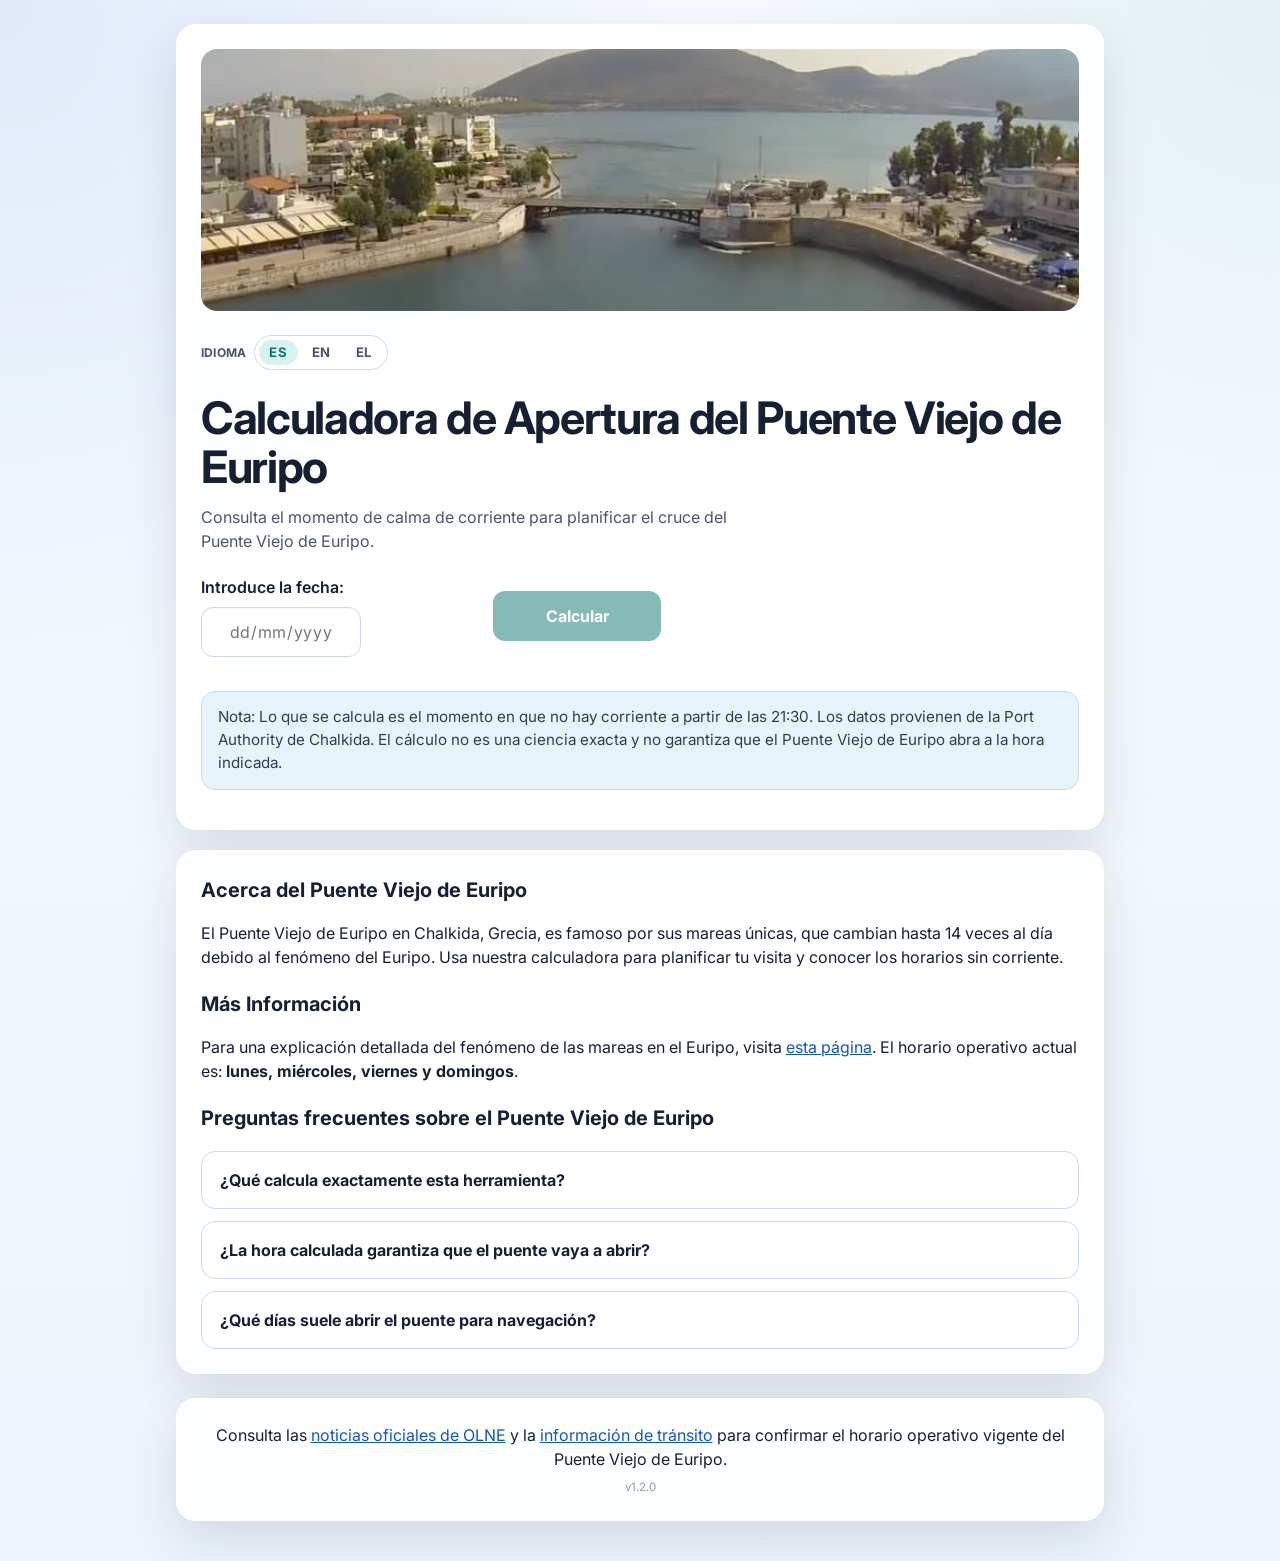
<file: index.html>
<!DOCTYPE html>
<html lang="es">
<head>
  <meta charset="UTF-8" />
  <meta name="viewport" content="width=device-width, initial-scale=1.0" />
  <meta name="robots" content="index, follow, max-image-preview:large" />
  <meta name="google-site-verification" content="1uSW_9EdaA0DA_mm9SqzOOcM-MXA5QoOMSNkOj8aF_U" />
  <meta name="author" content="Juan Diaz" />
  <meta name="theme-color" content="#0f766e" />
  <meta
    name="description"
    content="Calcula el momento sin corriente del Puente Viejo de Euripo en Chalkida con nuestra herramienta gratuita, basada en datos de la Port Authority. Disponible en español, inglés y griego."
  />
  <title>Calculadora de Apertura del Puente Viejo de Euripo - Chalkida</title>
  <link rel="canonical" href="https://euripo.netlify.app/" />

  <meta property="og:type" content="website" />
  <meta property="og:site_name" content="Euripo Bridge Calculator" />
  <meta property="og:title" content="Calculadora de Apertura del Puente Viejo de Euripo - Chalkida" />
  <meta property="og:description" content="Calcula el momento sin corriente del Puente Viejo de Euripo en Chalkida con nuestra herramienta gratuita, basada en datos de la Port Authority. Disponible en español, inglés y griego." />
  <meta property="og:url" content="https://euripo.netlify.app/" />
  <meta property="og:image" content="https://euripo.netlify.app/euripobridge.jpg" />
  <meta property="og:image:alt" content="Puente Viejo de Euripo en Chalkida, Grecia" />
  <meta property="og:locale" content="es_ES" />

  <meta name="twitter:card" content="summary_large_image" />
  <meta name="twitter:title" content="Calculadora de Apertura del Puente Viejo de Euripo - Chalkida" />
  <meta name="twitter:description" content="Calcula el momento sin corriente del Puente Viejo de Euripo en Chalkida con nuestra herramienta gratuita, basada en datos de la Port Authority. Disponible en español, inglés y griego." />
  <meta name="twitter:image" content="https://euripo.netlify.app/euripobridge.jpg" />

  <link rel="alternate" hreflang="es" href="https://euripo.netlify.app/" />
  <link rel="alternate" hreflang="en" href="https://euripo.netlify.app/?lang=en" />
  <link rel="alternate" hreflang="el" href="https://euripo.netlify.app/?lang=el" />
  <link rel="alternate" hreflang="x-default" href="https://euripo.netlify.app/" />

  <link rel="preconnect" href="https://fonts.googleapis.com" />
  <link rel="preconnect" href="https://fonts.gstatic.com" crossorigin />
  <link href="https://fonts.googleapis.com/css2?family=Inter:wght@400;500;600;700;800&display=swap" rel="stylesheet" />
  <link rel="stylesheet" href="styles.css" />

  <style>
    :root {
      --bg: #edf4fb;
      --bg-accent: rgba(15, 118, 110, 0.08);
      --card: rgba(255, 255, 255, 0.94);
      --text: #172033;
      --muted: #4a5568;
      --border: #cfd9e6;
      --primary: #0f766e;
      --primary-hover: #0b5d57;
      --primary-soft: #d8f3ef;
      --success-bg: #ecfdf5;
      --success-border: #10b981;
      --warning-bg: #fffbeb;
      --warning-border: #f59e0b;
      --error-bg: #fef2f2;
      --error-border: #ef4444;
      --link: #1154cc;
      --shadow: 0 18px 50px rgba(18, 34, 61, 0.12);
      --radius: 20px;
    }

    * {
      box-sizing: border-box;
    }

    body {
      margin: 0;
      font-family: "Inter", "Avenir Next", "Segoe UI", "Helvetica Neue", sans-serif;
      background:
        radial-gradient(circle at top left, rgba(17, 84, 204, 0.1), transparent 34%),
        radial-gradient(circle at top right, var(--bg-accent), transparent 28%),
        linear-gradient(180deg, #f7fbff 0%, var(--bg) 100%);
      color: var(--text);
      line-height: 1.5;
    }

    .container {
      width: min(100%, 960px);
      margin: 0 auto;
      padding: 24px 16px 40px;
    }

    .card,
    .footer-card {
      background: var(--card);
      border-radius: var(--radius);
      border: 1px solid rgba(255, 255, 255, 0.65);
      backdrop-filter: blur(10px);
      box-shadow: var(--shadow);
      padding: 24px;
    }

    .card + .card {
      margin-top: 20px;
    }

    .bridge-image {
      width: 100%;
      max-height: 320px;
      object-fit: cover;
      border-radius: 16px;
      display: block;
      margin-bottom: 24px;
    }

    h1 {
      margin: 0;
      font-size: clamp(2rem, 4vw, 2.8rem);
      line-height: 1.08;
      letter-spacing: -0.03em;
      max-width: none;
    }

    .hero-header {
      display: flex;
      flex-direction: column;
      gap: 14px;
      margin-bottom: 22px;
    }

    .hero-topbar {
      display: flex;
      align-items: center;
      justify-content: flex-start;
      gap: 12px;
      flex-wrap: wrap;
    }

    .language-switcher {
      display: flex;
      align-items: center;
      gap: 8px;
      flex-wrap: wrap;
      color: var(--muted);
      font-size: 0.875rem;
      margin-bottom: 10px;
    }

    .language-switcher-label {
      font-weight: 700;
      letter-spacing: 0.02em;
      text-transform: uppercase;
      font-size: 0.75rem;
      color: var(--muted);
    }

    .language-links {
      display: inline-flex;
      align-items: center;
      gap: 4px;
      padding: 4px;
      border-radius: 999px;
      background: rgba(255, 255, 255, 0.92);
      border: 1px solid var(--border);
      box-shadow: inset 0 1px 0 rgba(255, 255, 255, 0.9);
    }

    .language-link {
      display: inline-flex;
      align-items: center;
      justify-content: center;
      min-width: 38px;
      padding: 6px 10px;
      border-radius: 999px;
      color: var(--muted);
      text-decoration: none;
      font-weight: 700;
      font-size: 0.875rem;
      transition: background 0.2s ease, color 0.2s ease, transform 0.2s ease;
    }

    .language-link:hover {
      color: var(--text);
      background: #f3f7fb;
      transform: translateY(-1px);
    }

    .language-link[aria-current="true"] {
      background: var(--primary-soft);
      color: var(--primary);
    }

    .language-flag {
      font-size: 0.82rem;
      letter-spacing: 0.04em;
      line-height: 1;
    }

    h2 {
      margin: 0 0 10px;
      font-size: 1.25rem;
    }

    .field {
      margin-bottom: 16px;
    }

    label {
      display: block;
      font-weight: 600;
      margin-bottom: 8px;
    }

    input,
    select,
    button {
      font: inherit;
    }

    input,
    select {
      padding: 12px 14px;
      border: 1px solid var(--border);
      border-radius: 12px;
      background: #fff;
      box-shadow: inset 0 1px 2px rgba(23, 32, 51, 0.04);
    }

    input:focus,
    select:focus {
      outline: 2px solid rgba(15, 118, 110, 0.2);
      border-color: var(--primary);
    }

    .form-grid {
      display: flex;
      flex-direction: column;
      align-items: flex-start;
      gap: 14px;
    }

    .date-field {
      width: auto;
    }

    .date-field input {
      width: min(100%, 16ch);
      min-width: 16ch;
      text-align: center;
      letter-spacing: 0.04em;
    }

    .button-field {
      width: 100%;
    }

    .btn {
      display: inline-block;
      width: 100%;
      border: 0;
      border-radius: 12px;
      padding: 13px 20px;
      background: var(--primary);
      color: #fff;
      font-weight: 700;
      cursor: pointer;
      box-shadow: 0 12px 24px rgba(15, 118, 110, 0.2);
      transition: background 0.2s ease, transform 0.2s ease, box-shadow 0.2s ease;
    }

    .btn:hover {
      background: var(--primary-hover);
      transform: translateY(-1px);
      box-shadow: 0 16px 28px rgba(15, 118, 110, 0.24);
    }

    .btn:active {
      transform: translateY(1px);
      box-shadow: 0 6px 12px rgba(15, 118, 110, 0.15);
    }

    .btn:disabled {
      opacity: 0.5;
      cursor: not-allowed;
      transform: none;
      box-shadow: none;
    }

    @keyframes fadeIn {
      from { opacity: 0; transform: translateY(6px); }
      to   { opacity: 1; transform: translateY(0); }
    }

    .result-box {
      animation: fadeIn 0.3s ease;
    }

    .note {
      margin-top: 18px;
      color: #2d3f52;
      font-size: 0.95rem;
      padding: 14px 16px;
      border-radius: 14px;
      background: #e8f4fc;
      border: 1px solid #c5daf0;
    }

    .small {
      font-size: 0.9rem;
    }

    .result-box {
      margin-top: 22px;
      padding: 18px;
      border-left: 5px solid transparent;
      border-radius: 12px;
      box-shadow: inset 0 1px 0 rgba(255, 255, 255, 0.7);
    }

    .result-box.success {
      background: var(--success-bg);
      border-left-color: var(--success-border);
    }

    .result-box.warning {
      background: var(--warning-bg);
      border-left-color: var(--warning-border);
    }

    .result-box.error {
      background: var(--error-bg);
      border-left-color: var(--error-border);
    }

    .result-title {
      margin: 0 0 10px;
      font-size: 1.1rem;
      font-weight: 700;
    }

    .result-main-time {
      font-size: 1.8rem;
      font-weight: 800;
      margin: 10px 0 14px;
    }

    .result-box p {
      margin: 8px 0;
    }

    .highlight {
      color: var(--primary);
    }

    .lede {
      margin: 0;
      max-width: 58ch;
      color: var(--muted);
      font-size: 1rem;
    }

    .faq-list {
      display: grid;
      gap: 12px;
      margin-top: 18px;
    }

    .faq-item {
      border: 1px solid var(--border);
      border-radius: 14px;
      background: rgba(255, 255, 255, 0.72);
      overflow: hidden;
    }

    .faq-item summary {
      cursor: pointer;
      list-style: none;
      font-weight: 700;
      padding: 16px 18px;
    }

    .faq-item summary::-webkit-details-marker {
      display: none;
    }

    .faq-item p {
      margin: 0;
      padding: 0 18px 16px;
      color: var(--muted);
    }

    a {
      color: var(--link);
    }

    a:hover {
      text-decoration: underline;
    }

    input.valid {
      border-color: var(--success-border);
      outline: 2px solid rgba(16, 185, 129, 0.2);
    }

    input.invalid {
      border-color: var(--error-border);
      outline: 2px solid rgba(239, 68, 68, 0.15);
    }

    footer {
      margin-top: 24px;
    }

    @media (min-width: 768px) {
      .form-grid {
        flex-direction: row;
        align-items: center;
      }

      .date-field {
        flex: 0 0 auto;
      }

      .button-field {
        width: auto;
      }

      .button-field .btn {
        width: auto;
        min-width: 168px;
      }
    }

    @media (max-width: 767px) {
      .bridge-image {
        max-height: 200px;
      }
    }
  </style>

  <!-- Google tag (gtag.js) -->
  <script async src="https://www.googletagmanager.com/gtag/js?id=G-Y9ZG4T9XEX"></script>
  <script>
    window.dataLayer = window.dataLayer || [];
    function gtag() {
      dataLayer.push(arguments);
    }
    gtag("js", new Date());
    gtag("config", "G-Y9ZG4T9XEX");
  </script>
</head>
<body>
  <script type="application/ld+json" id="structuredData"></script>
  <div class="container">
    <main>
      <section aria-label="Calculadora del Puente Viejo de Euripo">
        <div class="card">
          <img
            src="euripobridge.jpg"
            alt="Puente Viejo de Euripo en Chalkida, Grecia"
            class="bridge-image"
            loading="lazy"
          />

          <div class="hero-header">
            <div class="hero-topbar">
              <div class="language-switcher">
                <span class="language-switcher-label" id="languageLabel">Idioma</span>
                <nav class="language-links" aria-label="Selector de idioma">
                  <a class="language-link" id="lang-es" href="./" data-lang="es" lang="es" hreflang="es" aria-label="Español">
                    <span class="language-flag" aria-hidden="true">ES</span>
                  </a>
                  <a class="language-link" id="lang-en" href="?lang=en" data-lang="en" lang="en" hreflang="en" aria-label="English">
                    <span class="language-flag" aria-hidden="true">EN</span>
                  </a>
                  <a class="language-link" id="lang-el" href="?lang=el" data-lang="el" lang="el" hreflang="el" aria-label="Ελληνικά">
                    <span class="language-flag" aria-hidden="true">EL</span>
                  </a>
                </nav>
              </div>
            </div>

            <h1 id="title">Calculadora de Apertura del Puente Viejo de Euripo</h1>
            <p id="lede" class="lede">
              Consulta el momento de calma de corriente para planificar el cruce del Puente Viejo de Euripo.
            </p>
          </div>

          <form id="bridgeForm" aria-describedby="note">
            <div class="form-grid">
              <div class="field date-field">
                <label for="dateInput" id="dateLabel">Introduce la fecha (d/m/yyyy):</label>
                <input
                  type="text"
                  id="dateInput"
                  placeholder="dd/mm/yyyy"
                  inputmode="numeric"
                  autocomplete="off"
                  aria-required="true"
                  required
                />
              </div>

              <div class="field button-field">
                <button id="calculateBtn" class="btn" type="submit">Calcular</button>
              </div>
            </div>

            <p id="note" class="note"></p>
            <div id="result" role="status" aria-live="polite" aria-atomic="true"></div>
          </form>
        </div>

        <div class="card">
          <h2 id="aboutTitle">Acerca del Puente Viejo de Euripo</h2>
          <p id="aboutContent"></p>

          <h2 id="infoTitle" style="margin-top: 20px;">Más Información</h2>
          <p id="infoContent"></p>

          <h2 id="faqTitle" style="margin-top: 20px;">Preguntas frecuentes</h2>
          <div id="faqContent" class="faq-list"></div>
        </div>
      </section>
    </main>

    <footer>
      <div class="footer-card">
        <p id="footerText" style="margin: 0; text-align: center;"></p>
        <p style="margin: 8px 0 0; text-align: center; font-size: 0.72rem; color: var(--muted); opacity: 0.6;">v1.2.0</p>
      </div>
    </footer>
  </div>

  <script defer src="data.js"></script>
  <script>
    const langData = {
      es: {
        metaDescription:
          "Calcula el momento sin corriente del Puente Viejo de Euripo en Chalkida con nuestra herramienta gratuita, basada en datos de la Port Authority. Disponible en español, inglés y griego.",
        pageTitle: "Calculadora del Puente Viejo de Euripo en Chalkida | Hora sin corriente",
        title: "Calculadora de Apertura del Puente Viejo de Euripo",
        lede:
          "Consulta el momento de calma de corriente para planificar el cruce del Puente Viejo de Euripo.",
        languageLabel: "Idioma",
        dateLabel: "Introduce la fecha:",
        calculate: "Calcular",
        note:
          "Nota: Lo que se calcula es el momento en que no hay corriente a partir de las 21:30. Los datos provienen de la Port Authority de Chalkida. El cálculo no es una ciencia exacta y no garantiza que el Puente Viejo de Euripo abra a la hora indicada.",
        olneCalendarNote:
          "Horario operativo en vigor: el puente abre para navegación los LUNES, MIÉRCOLES, VIERNES y DOMINGOS. Consulta siempre las noticias oficiales de OLNE por si hubiera cambios puntuales.",
        earlyMorningNote:
          "Nota adicional: en los días cercanos a la luna llena, si la hora calculada es después de las 03:00, es frecuente que la hora de apertura se adelante hacia aproximadamente las 22:00 (10:00 PM).",
        infoTitle: "Más Información",
        infoContent:
          'Para una explicación detallada del fenómeno de las mareas en el Euripo, visita <a href="https://www.antonios-antoniou.gr/en/tides-and-the-euripus-phenomenon" target="_blank" rel="noopener noreferrer">esta página</a>. El horario operativo actual es: <strong>lunes, miércoles, viernes y domingos</strong>.',
        aboutTitle: "Acerca del Puente Viejo de Euripo",
        aboutContent:
          "El Puente Viejo de Euripo en Chalkida, Grecia, es famoso por sus mareas únicas, que cambian hasta 14 veces al día debido al fenómeno del Euripo. Usa nuestra calculadora para planificar tu visita y conocer los horarios sin corriente.",
        faqTitle: "Preguntas frecuentes sobre el Puente Viejo de Euripo",
        faqItems: [
          {
            question: "¿Qué calcula exactamente esta herramienta?",
            answer: "La calculadora estima la hora de calma de corriente del Puente Viejo de Euripo a partir de las 21:30, usando datos de fases lunares y la tabla de referencia publicada para Chalkida."
          },
          {
            question: "¿La hora calculada garantiza que el puente vaya a abrir?",
            answer: "No. El resultado sirve como orientación para navegación y planificación, pero la apertura real depende de la autoridad portuaria, del tráfico y de avisos operativos de OLNE."
          },
          {
            question: "¿Qué días suele abrir el puente para navegación?",
            answer: "Según la información operativa actual mostrada en la página, el Puente Viejo de Euripo abre habitualmente lunes, miércoles, viernes y domingos, salvo cambios oficiales puntuales."
          }
        ],
        lastNewMoon: "Última luna nueva",
        lastFullMoon: "Última luna llena",
        nextFullMoon: "Próxima luna llena",
        daysSinceNewMoon: "Días desde la última luna nueva",
        bridgeOpeningTime: "Hora calculada",
        invalidDateFormat: "Formato de fecha inválido. Usa d/m/yyyy (ejemplo: 12/6/2025).",
        noLunarData: "No hay datos de fases lunares para esta fecha.",
        irregularStream: "Corriente irregular o sin datos para este día en el ciclo lunar.",
        refTimeNotFound: "Hora de referencia no encontrada en ningún intervalo.",
        saturdayWarning:
          "Nota: Los sábados el Puente Viejo de Euripo no abre, aunque la hora calculada se muestra como referencia.",
        nonOperatingDay:
          "Nota: El Puente Viejo de Euripo no abre en la fecha seleccionada.",
        resultTitleSuccess: "Resultado",
        resultTitleWarning: "Aviso",
        resultTitleError: "Error",
        footerText:
          "Consulta las <a href='https://olne.gr/en/news' target='_blank' rel='noopener noreferrer'>noticias oficiales de OLNE</a> y la <a href='https://olne.gr/en/evripos-bridge/transit-information' target='_blank' rel='noopener noreferrer'>información de tránsito</a> para confirmar el horario operativo vigente del Puente Viejo de Euripo."
      },
      en: {
        metaDescription:
          "Calculate the no-current time at the Old Euripus Bridge in Chalcis with our free tool, based on Port Authority data. Available in Spanish, English, and Greek.",
        pageTitle: "Old Euripus Bridge Calculator in Chalcis | Slack Water Time",
        title: "Old Euripus Bridge Opening Calculator",
        lede:
          "Check the slack-water moment to better plan your passage through the Old Euripus Bridge.",
        languageLabel: "Language",
        dateLabel: "Enter the date:",
        calculate: "Calculate",
        note:
          "Note: The calculation determines the moment of no current starting from 21:30. Data is provided by the Port Authority of Chalcis. The calculation is not an exact science and does not guarantee the Old Euripus Bridge will open at the indicated time.",
        olneCalendarNote:
          "Current operating schedule: the bridge opens for navigation on MONDAY, WEDNESDAY, FRIDAY, and SUNDAY. Always check OLNE's official news in case of specific changes.",
        earlyMorningNote:
          "Additional note: on days close to the full moon, if the calculated time is after 03:00, it is common for the opening time to be brought forward to around 22:00 (10:00 PM).",
        infoTitle: "More Information",
        infoContent:
          'For a detailed explanation of the tidal phenomenon in the Euripus, visit <a href="https://www.antonios-antoniou.gr/en/tides-and-the-euripus-phenomenon" target="_blank" rel="noopener noreferrer">this page</a>. The current operating schedule is: <strong>Monday, Wednesday, Friday, and Sunday</strong>.',
        aboutTitle: "About the Old Euripus Bridge",
        aboutContent:
          "The Old Euripus Bridge in Chalcis, Greece, is famous for its unique tides, which change up to 14 times a day due to the Euripus phenomenon. Use our calculator to plan your visit and learn the no-current times.",
        faqTitle: "Old Euripus Bridge FAQ",
        faqItems: [
          {
            question: "What does this calculator estimate?",
            answer: "It estimates the slack-water time for the Old Euripus Bridge from 21:30 onward, using lunar phase data and the reference timing table used for Chalcis."
          },
          {
            question: "Does the calculated time guarantee that the bridge will open?",
            answer: "No. The result is a planning aid only. Actual bridge opening depends on the port authority, local traffic, and any operational notices published by OLNE."
          },
          {
            question: "On which days does the bridge usually open for navigation?",
            answer: "According to the current operating information shown on this page, the bridge usually opens on Monday, Wednesday, Friday, and Sunday unless OLNE publishes a temporary change."
          }
        ],
        lastNewMoon: "Last New Moon",
        lastFullMoon: "Last Full Moon",
        nextFullMoon: "Next Full Moon",
        daysSinceNewMoon: "Days since the last new moon",
        bridgeOpeningTime: "Calculated time",
        invalidDateFormat: "Invalid date format. Use d/m/yyyy (example: 12/6/2025).",
        noLunarData: "No lunar phase data available for this date.",
        irregularStream: "Irregular stream or no data for this day in the lunar cycle.",
        refTimeNotFound: "Reference time not found in any interval.",
        saturdayWarning:
          "Note: The Old Euripus Bridge does not open on Saturdays, although the calculated time is shown for reference.",
        nonOperatingDay:
          "Note: The Old Euripus Bridge does not open on the selected date.",
        resultTitleSuccess: "Result",
        resultTitleWarning: "Warning",
        resultTitleError: "Error",
        footerText:
          "Check the <a href='https://olne.gr/en/news' target='_blank' rel='noopener noreferrer'>official OLNE news</a> and the <a href='https://olne.gr/en/evripos-bridge/transit-information' target='_blank' rel='noopener noreferrer'>transit information</a> to confirm the current operating schedule of the Old Euripus Bridge."
      },
      el: {
        metaDescription:
          "Υπολογίστε τη στιγμή χωρίς ρεύμα στη Παλαιά Γέφυρα του Ευρίπου στη Χαλκίδα με το δωρεάν μας εργαλείο, βασισμένο σε δεδομένα της Λιμενικής Αρχής. Διαθέσιμο στα Ισπανικά, Αγγλικά και Ελληνικά.",
        pageTitle: "Υπολογιστής Παλαιάς Γέφυρας Ευρίπου στη Χαλκίδα | Ώρα άπνοιας ρεύματος",
        title: "Υπολογιστής Ανοίγματος της Παλαιάς Γέφυρας του Ευρίπου",
        lede:
          "Δείτε τη στιγμή άπνοιας του ρεύματος για να προγραμματίσετε καλύτερα τη διέλευση από την Παλαιά Γέφυρα του Ευρίπου.",
        languageLabel: "Γλώσσα",
        dateLabel: "Εισαγάγετε την ημερομηνία:",
        calculate: "Υπολογισμός",
        note:
          "Σημείωση: Ο υπολογισμός καθορίζει τη στιγμή που δεν υπάρχει ρεύμα από τις 21:30. Τα δεδομένα προέρχονται από την Λιμενική Αρχή Χαλκίδας. Ο υπολογισμός δεν είναι ακριβής επιστήμη και δεν εγγυάται ότι η Παλαιά Γέφυρα του Ευρίπου θα ανοίξει στην υποδεικνυόμενη ώρα.",
        olneCalendarNote:
          "Ισχύον πρόγραμμα λειτουργίας: η γέφυρα ανοίγει για τη ναυσιπλοΐα ΔΕΥΤΕΡΑ, ΤΕΤΑΡΤΗ, ΠΑΡΑΣΚΕΥΗ και ΚΥΡΙΑΚΗ. Να ελέγχετε πάντα τις επίσημες ειδήσεις της OLNE για τυχόν ειδικές αλλαγές.",
        earlyMorningNote:
          "Επιπλέον σημείωση: τις ημέρες κοντά στην πανσέληνο, αν η υπολογισμένη ώρα είναι μετά τις 03:00, είναι συνηθισμένο η ώρα ανοίγματος να μεταφερθεί νωρίτερα περίπου στις 22:00 (10:00 μ.μ.).",
        infoTitle: "Περισσότερες Πληροφορίες",
        infoContent:
          'Για μια λεπτομερή εξήγηση του φαινομένου των παλιρροιών στον Εύριπο, επισκεφθείτε <a href="https://www.antonios-antoniou.gr/en/tides-and-the-euripus-phenomenon" target="_blank" rel="noopener noreferrer">αυτήν την σελίδα</a>. Το ισχύον πρόγραμμα λειτουργίας είναι: <strong>Δευτέρα, Τετάρτη, Παρασκευή και Κυριακή</strong>.',
        aboutTitle: "Σχετικά με την Παλαιά Γέφυρα του Ευρίπου",
        aboutContent:
          "Η Παλαιά Γέφυρα του Ευρίπου στη Χαλκίδα, Ελλάδα, είναι διάσημη για τις μοναδικές της παλίρροιες, που αλλάζουν έως και 14 φορές την ημέρα λόγω του φαινομένου του Ευρίπου. Χρησιμοποιήστε τον υπολογιστή μας για να προγραμματίσετε την επίσκεψή σας και να μάθετε τις ώρες χωρίς ρεύμα.",
        faqTitle: "Συχνές ερωτήσεις για την Παλαιά Γέφυρα του Ευρίπου",
        faqItems: [
          {
            question: "Τι ακριβώς υπολογίζει αυτό το εργαλείο;",
            answer: "Ο υπολογιστής εκτιμά τη στιγμή άπνοιας του ρεύματος για την Παλαιά Γέφυρα του Ευρίπου μετά τις 21:30, με βάση τα δεδομένα των σεληνιακών φάσεων και τον πίνακα αναφοράς της Χαλκίδας."
          },
          {
            question: "Η υπολογισμένη ώρα εγγυάται ότι η γέφυρα θα ανοίξει;",
            answer: "Όχι. Το αποτέλεσμα είναι εργαλείο προγραμματισμού και όχι εγγύηση. Το πραγματικό άνοιγμα εξαρτάται από τη λιμενική αρχή, την κυκλοφορία και τυχόν επίσημες ανακοινώσεις της OLNE."
          },
          {
            question: "Ποιες ημέρες ανοίγει συνήθως η γέφυρα για ναυσιπλοΐα;",
            answer: "Σύμφωνα με τις τρέχουσες πληροφορίες λειτουργίας που εμφανίζονται στη σελίδα, η γέφυρα ανοίγει συνήθως Δευτέρα, Τετάρτη, Παρασκευή και Κυριακή, εκτός αν υπάρξει επίσημη προσωρινή αλλαγή από την OLNE."
          }
        ],
        lastNewMoon: "Τελευταία Νέα Σελήνη",
        lastFullMoon: "Τελευταία Πανσέληνος",
        nextFullMoon: "Επόμενη Πανσέληνος",
        daysSinceNewMoon: "Ημέρες από την τελευταία νέα σελήνη",
        bridgeOpeningTime: "Υπολογισμένη ώρα",
        invalidDateFormat: "Μη έγκυρη μορφή ημερομηνίας. Χρησιμοποιήστε η/μ/χχχχ (παράδειγμα: 12/6/2025).",
        noLunarData: "Δεν υπάρχουν διαθέσιμα δεδομένα φάσεων σελήνης για αυτήν την ημερομηνία.",
        irregularStream: "Ακανόνιστο ρεύμα ή έλλειψη δεδομένων για αυτήν την ημέρα στον σεληνιακό κύκλο.",
        refTimeNotFound: "Η ώρα αναφοράς δεν βρέθηκε σε κανένα διάστημα.",
        saturdayWarning:
          "Σημείωση: Η Παλαιά Γέφυρα του Ευρίπου δεν ανοίγει τα Σάββατα, αν και η υπολογισμένη ώρα εμφανίζεται ως αναφορά.",
        nonOperatingDay:
          "Σημείωση: Η Παλαιά Γέφυρα του Ευρίπου δεν ανοίγει την επιλεγμένη ημερομηνία.",
        resultTitleSuccess: "Αποτέλεσμα",
        resultTitleWarning: "Προειδοποίηση",
        resultTitleError: "Σφάλμα",
        footerText:
          "Ελέγξτε τις <a href='https://olne.gr/en/news' target='_blank' rel='noopener noreferrer'>επίσημες ειδήσεις της OLNE</a> και τις <a href='https://olne.gr/en/evripos-bridge/transit-information' target='_blank' rel='noopener noreferrer'>πληροφορίες διέλευσης</a> για να επιβεβαιώσετε το ισχύον πρόγραμμα λειτουργίας της Παλαιάς Γέφυρας του Ευρίπου."
      }
    };

    let currentLang = "es";

    const SITE_URL = "https://euripo.netlify.app/";
    const OG_LOCALES = {
      es: "es_ES",
      en: "en_GB",
      el: "el_GR"
    };

    const DAY_IN_MS = 1000 * 60 * 60 * 24;
    const NON_OPERATING_WEEKDAYS = [2, 4, 6];

    function toISODate(date) {
      const year = date.getFullYear();
      const month = String(date.getMonth() + 1).padStart(2, "0");
      const day = String(date.getDate()).padStart(2, "0");
      return `${year}-${month}-${day}`;
    }

    function parseDate(input) {
      if (typeof input !== "string") return null;

      const trimmed = input.replace(/_/g, "").trim();
      const regex = /^(\d{1,2})\/(\d{1,2})\/(\d{4})$/;
      const match = trimmed.match(regex);

      if (!match) return null;

      const day = Number(match[1]);
      const month = Number(match[2]) - 1;
      const year = Number(match[3]);

      const date = new Date(year, month, day);
      const isValid =
        !Number.isNaN(date.getTime()) &&
        date.getDate() === day &&
        date.getMonth() === month &&
        date.getFullYear() === year;

      if (!isValid) return null;

      date.setHours(0, 0, 0, 0);
      return date;
    }

    function isDST(date) {
      const year = date.getFullYear();

      const march31 = new Date(year, 2, 31);
      const october31 = new Date(year, 9, 31);

      const lastSundayMarch = 31 - march31.getDay();
      const lastSundayOctober = 31 - october31.getDay();

      const dstStart = new Date(year, 2, lastSundayMarch, 0, 0, 0, 0);
      const dstEnd = new Date(year, 9, lastSundayOctober, 0, 0, 0, 0);

      return date >= dstStart && date < dstEnd;
    }

    function isNonOperatingDay(date) {
      return NON_OPERATING_WEEKDAYS.includes(date.getDay());
    }

    function formatDateTime(date) {
      const locale =
        currentLang === "el"
          ? "el-GR"
          : currentLang === "es"
          ? "es-ES"
          : "en-GB";

      return date.toLocaleString(locale, {
        year: "numeric",
        month: "long",
        day: "numeric",
        hour: "2-digit",
        minute: "2-digit"
      });
    }

    function getLanguageUrl(lang) {
      return lang === "es" ? SITE_URL : `${SITE_URL}?lang=${lang}`;
    }

    function renderFaq() {
      const faqContent = document.getElementById("faqContent");
      const items = langData[currentLang].faqItems || [];

      faqContent.innerHTML = items
        .map(
          (item) => `
            <details class="faq-item">
              <summary>${item.question}</summary>
              <p>${item.answer}</p>
            </details>
          `
        )
        .join("");
    }

    function updateStructuredData() {
      const t = langData[currentLang];
      const schema = {
        "@context": "https://schema.org",
        "@graph": [
          {
            "@type": "WebSite",
            name: "Euripo Bridge Calculator",
            url: SITE_URL,
            inLanguage: ["es", "en", "el"]
          },
          {
            "@type": "WebApplication",
            name: t.title,
            url: getLanguageUrl(currentLang),
            applicationCategory: "TravelApplication",
            operatingSystem: "Web",
            browserRequirements: "Requires JavaScript",
            isAccessibleForFree: true,
            inLanguage: currentLang,
            description: t.metaDescription,
            image: `${SITE_URL}euripobridge.jpg`
          },
          {
            "@type": "FAQPage",
            inLanguage: currentLang,
            mainEntity: (t.faqItems || []).map((item) => ({
              "@type": "Question",
              name: item.question,
              acceptedAnswer: {
                "@type": "Answer",
                text: item.answer
              }
            }))
          }
        ]
      };

      document.getElementById("structuredData").textContent = JSON.stringify(schema);
    }

    function updateSeoTags() {
      const t = langData[currentLang];
      const currentUrl = getLanguageUrl(currentLang);

      document.title = t.pageTitle;
      document.querySelector('meta[name="description"]').setAttribute("content", t.metaDescription);
      document.querySelector('link[rel="canonical"]').setAttribute("href", currentUrl);
      document.querySelector('meta[property="og:title"]').setAttribute("content", t.pageTitle);
      document.querySelector('meta[property="og:description"]').setAttribute("content", t.metaDescription);
      document.querySelector('meta[property="og:url"]').setAttribute("content", currentUrl);
      document.querySelector('meta[property="og:locale"]').setAttribute("content", OG_LOCALES[currentLang]);
      document.querySelector('meta[name="twitter:title"]').setAttribute("content", t.pageTitle);
      document.querySelector('meta[name="twitter:description"]').setAttribute("content", t.metaDescription);
    }

    function buildReferenceDateTime(date, referenceTime = "21:30") {
      const [hours, minutes] = referenceTime.split(":").map(Number);
      return new Date(
        date.getFullYear(),
        date.getMonth(),
        date.getDate(),
        hours,
        minutes,
        0,
        0
      );
    }

    function getLunarPhaseInfo(date, referenceTime = "21:30") {
      if (!(date instanceof Date) || Number.isNaN(date.getTime())) {
        return {
          ok: false,
          type: "error",
          message: langData[currentLang].invalidDateFormat
        };
      }

      let lastNewMoon = null;
      let lastFullMoon = null;
      let nextFullMoon = null;
      const referenceDateTime = buildReferenceDateTime(date, referenceTime);

      const sortedNewMoons = [...newMoons].sort((a, b) => a.date - b.date);
      const sortedFullMoons = [...fullMoons].sort((a, b) => a.date - b.date);

      for (const phase of sortedNewMoons) {
        if (phase.date <= referenceDateTime) {
          lastNewMoon = phase.date;
        }
      }

      for (const phase of sortedFullMoons) {
        if (phase.date <= referenceDateTime) {
          lastFullMoon = phase.date;
        } else if (!nextFullMoon) {
          nextFullMoon = phase.date;
        }
      }

      if (!lastNewMoon || !lastFullMoon || !nextFullMoon) {
        return {
          ok: false,
          type: "error",
          message: langData[currentLang].noLunarData
        };
      }

      const daysSinceNewMoon = Math.round(
        (referenceDateTime - lastNewMoon) / DAY_IN_MS
      );

      return {
        ok: true,
        data: {
          inputDate: date,
          lastNewMoon,
          lastFullMoon,
          nextFullMoon,
          daysSinceNewMoon,
          isDST: isDST(date)
        }
      };
    }

    function getBridgeOpeningTime(daysSinceNewMoon, referenceTime = "21:30", dstActive = false) {
      const dayIndex = Math.max(0, Math.min(29, daysSinceNewMoon));
      const intervals = bridgeIntervals[dayIndex];

      if (
        daysSinceNewMoon < 0 ||
        daysSinceNewMoon > 29 ||
        !Array.isArray(intervals) ||
        intervals.length === 0
      ) {
        return {
          ok: false,
          message: langData[currentLang].irregularStream
        };
      }

      const [refHour, refMinute] = referenceTime.split(":").map(Number);
      // The table is in EET (UTC+2). When DST is active (EEST, UTC+3),
      // subtract 1 hour to convert the local reference time to EET for comparison.
      let refMinutes = refHour * 60 + refMinute;
      if (dstActive) {
        refMinutes -= 60;
        if (refMinutes < 0) refMinutes += 24 * 60;
      }

      for (const interval of intervals) {
        const [start, end] = interval.split("-");
        const [startHour, startMinute] = start.split(":").map(Number);
        const [endHour, endMinute] = end.split(":").map(Number);

        const startMinutes = startHour * 60 + startMinute;
        let endMinutes = endHour * 60 + endMinute;

        if (endMinutes < startMinutes) {
          endMinutes += 24 * 60;
        }

        const adjustedRef = refMinutes < startMinutes ? refMinutes + 24 * 60 : refMinutes;

        if (adjustedRef >= startMinutes && adjustedRef <= endMinutes) {
          let totalMinutes = endMinutes;

          if (dstActive) {
            totalMinutes += 60;
          }

          totalMinutes = totalMinutes % (24 * 60);

          const hours = String(Math.floor(totalMinutes / 60)).padStart(2, "0");
          const minutes = String(totalMinutes % 60).padStart(2, "0");

          return {
            ok: true,
            value: `${hours}:${minutes}${dstActive ? " (EEST)" : " (EET)"}`
          };
        }
      }

      return {
        ok: false,
        message: langData[currentLang].refTimeNotFound
      };
    }

    function calculateBridgeOpening(inputValue) {
      const parsedDate = parseDate(inputValue);

      if (!parsedDate) {
        return {
          status: "error",
          title: langData[currentLang].resultTitleError,
          message: langData[currentLang].invalidDateFormat
        };
      }

      const referenceTime = "21:30";
      const lunarInfoResult = getLunarPhaseInfo(parsedDate, referenceTime);

      if (!lunarInfoResult.ok) {
        return {
          status: "error",
          title: langData[currentLang].resultTitleError,
          message: lunarInfoResult.message
        };
      }

      const { inputDate, lastNewMoon, lastFullMoon, nextFullMoon, daysSinceNewMoon, isDST: dstActive } =
        lunarInfoResult.data;

      const timeResult = getBridgeOpeningTime(daysSinceNewMoon, referenceTime, dstActive);

      if (!timeResult.ok) {
        return {
          status: "error",
          title: langData[currentLang].resultTitleError,
          message: timeResult.message
        };
      }

      const weekday = inputDate.getDay();
      const closed = isNonOperatingDay(inputDate);
      const saturday = weekday === 6;

      const notes = [];

      if (saturday) {
        notes.push(langData[currentLang].saturdayWarning);
      } else if (closed) {
        notes.push(langData[currentLang].nonOperatingDay);
      }

      if (closed) {
        notes.push(langData[currentLang].olneCalendarNote);
      }

      const timeMatch = timeResult.value.match(/^(\d{2}):(\d{2})/);
      if (timeMatch) {
        const hour = Number(timeMatch[1]);
        if (!closed && hour >= 3 && hour < 6) {
          notes.push(langData[currentLang].earlyMorningNote);
        }
      }

      return {
        status: closed ? "warning" : "success",
        title: closed
          ? langData[currentLang].resultTitleWarning
          : langData[currentLang].resultTitleSuccess,
        data: {
          lastNewMoon: formatDateTime(lastNewMoon),
          lastFullMoon: formatDateTime(lastFullMoon),
          nextFullMoon: formatDateTime(nextFullMoon),
          daysSinceNewMoon,
          bridgeOpeningTime: timeResult.value
        },
        notes
      };
    }

    const STATUS_ICONS = { success: "✓", warning: "⚠", error: "✕" };

    function renderResult(result) {
      const resultDiv = document.getElementById("result");

      if (!result || result.status === "error") {
        resultDiv.innerHTML = `
          <div class="result-box error">
            <p class="result-title">${STATUS_ICONS.error} ${langData[currentLang].resultTitleError}</p>
            <p>${result?.message || langData[currentLang].invalidDateFormat}</p>
          </div>
        `;
        return;
      }

      const notesHtml =
        Array.isArray(result.notes) && result.notes.length
          ? result.notes.map((note) => `<p class="small">${note}</p>`).join("")
          : "";

      const icon = STATUS_ICONS[result.status] ?? "";

      resultDiv.innerHTML = `
        <div class="result-box ${result.status}">
          <p class="result-title">${icon} ${result.title}</p>
          <p><strong>${langData[currentLang].lastNewMoon}:</strong> ${result.data.lastNewMoon}</p>
          <p><strong>${langData[currentLang].lastFullMoon}:</strong> ${result.data.lastFullMoon}</p>
          <p><strong>${langData[currentLang].nextFullMoon}:</strong> ${result.data.nextFullMoon}</p>
          <p><strong>${langData[currentLang].daysSinceNewMoon}:</strong> ${result.data.daysSinceNewMoon}</p>
          <p><strong class="highlight">${langData[currentLang].bridgeOpeningTime}:</strong></p>
          <p class="result-main-time">${result.data.bridgeOpeningTime}</p>
          ${notesHtml}
        </div>
      `;
    }

    function calculate() {
      const inputValue = document.getElementById("dateInput").value;
      const result = calculateBridgeOpening(inputValue);
      renderResult(result);
    }

    function applyLanguage() {
      const t = langData[currentLang];

      document.documentElement.lang = currentLang;
      document.getElementById("title").textContent = t.title;
      document.getElementById("lede").textContent = t.lede;
      document.getElementById("languageLabel").textContent = t.languageLabel;
      document.getElementById("dateLabel").textContent = t.dateLabel;
      document.getElementById("calculateBtn").textContent = t.calculate;
      document.getElementById("note").textContent = t.note;
      document.getElementById("infoTitle").textContent = t.infoTitle;
      document.getElementById("infoContent").innerHTML = t.infoContent;
      document.getElementById("aboutTitle").textContent = t.aboutTitle;
      document.getElementById("aboutContent").textContent = t.aboutContent;
      document.getElementById("faqTitle").textContent = t.faqTitle;
      document.getElementById("footerText").innerHTML = t.footerText;
      renderFaq();
      updateSeoTags();
      updateStructuredData();

      document.querySelectorAll(".language-link").forEach((link) => {
        const isActive = link.dataset.lang === currentLang;
        if (isActive) {
          link.setAttribute("aria-current", "true");
        } else {
          link.removeAttribute("aria-current");
        }
      });
    }

    function updateLanguageUrl() {
      const url = new URL(window.location.href);

      if (currentLang === "es") {
        url.searchParams.delete("lang");
      } else {
        url.searchParams.set("lang", currentLang);
      }

      window.history.replaceState({}, "", url);
    }

    function changeLanguage(nextLang) {
      currentLang = nextLang;
      updateLanguageUrl();
      applyLanguage();

      if (document.getElementById("result").innerHTML.trim()) {
        calculate();
      }
    }

    document.addEventListener("DOMContentLoaded", () => {
      const form = document.getElementById("bridgeForm");
      const urlLang = new URLSearchParams(window.location.search).get("lang");
      const languageLinks = document.querySelectorAll(".language-link");

      if (urlLang && langData[urlLang]) {
        currentLang = urlLang;
      }

      const dateInput = document.getElementById("dateInput");

      function maskFromDigits(digits) {
        const d = (digits + "________").slice(0, 8);
        return `${d.slice(0, 2)}/${d.slice(2, 4)}/${d.slice(4, 8)}`;
      }

      function digitsOnly(val) {
        return val.replace(/\D/g, "");
      }

      function placeCursor(input) {
        const pos = input.value.indexOf("_");
        input.setSelectionRange(pos !== -1 ? pos : 10, pos !== -1 ? pos : 10);
      }

      dateInput.addEventListener("focus", () => {
        if (dateInput.value === "") dateInput.value = maskFromDigits("");
        setTimeout(() => placeCursor(dateInput), 0);
      });

      dateInput.addEventListener("blur", () => {
        if (digitsOnly(dateInput.value) === "") dateInput.value = "";
      });

      function updateDateFeedback() {
        const val = dateInput.value;
        const digits = digitsOnly(val);
        dateInput.classList.remove("valid", "invalid");
        const btn = document.getElementById("calculateBtn");
        if (digits.length === 0) {
          btn.disabled = true;
          return;
        }
        if (digits.length === 8) {
          const parsed = parseDate(val);
          if (parsed) {
            dateInput.classList.add("valid");
            btn.disabled = false;
          } else {
            dateInput.classList.add("invalid");
            btn.disabled = true;
          }
        } else {
          btn.disabled = true;
        }
      }

      dateInput.addEventListener("input", updateDateFeedback);
      dateInput.addEventListener("keydown", () => setTimeout(updateDateFeedback, 0));
      document.getElementById("calculateBtn").disabled = true;

      dateInput.addEventListener("keydown", (e) => {
        if (e.key === "Backspace") {
          e.preventDefault();
          const newDigits = digitsOnly(dateInput.value).slice(0, -1);
          dateInput.value = maskFromDigits(newDigits);
          placeCursor(dateInput);
        } else if (/^\d$/.test(e.key)) {
          e.preventDefault();
          const digits = digitsOnly(dateInput.value);
          if (digits.length < 8) {
            dateInput.value = maskFromDigits(digits + e.key);
            placeCursor(dateInput);
          }
        }
      });

      form.addEventListener("submit", (event) => {
        event.preventDefault();
        calculate();
      });

      languageLinks.forEach((link) => {
        link.addEventListener("click", (event) => {
          event.preventDefault();
          changeLanguage(link.dataset.lang);
        });
      });

      applyLanguage();
    });
  </script>
</body>
</html>
</file>
<file: styles.css>
/* styles.css — base reset; main styles are in index.html <style> block */

*,
*::before,
*::after {
  box-sizing: border-box;
}

body {
  margin: 0;
}
</file>
